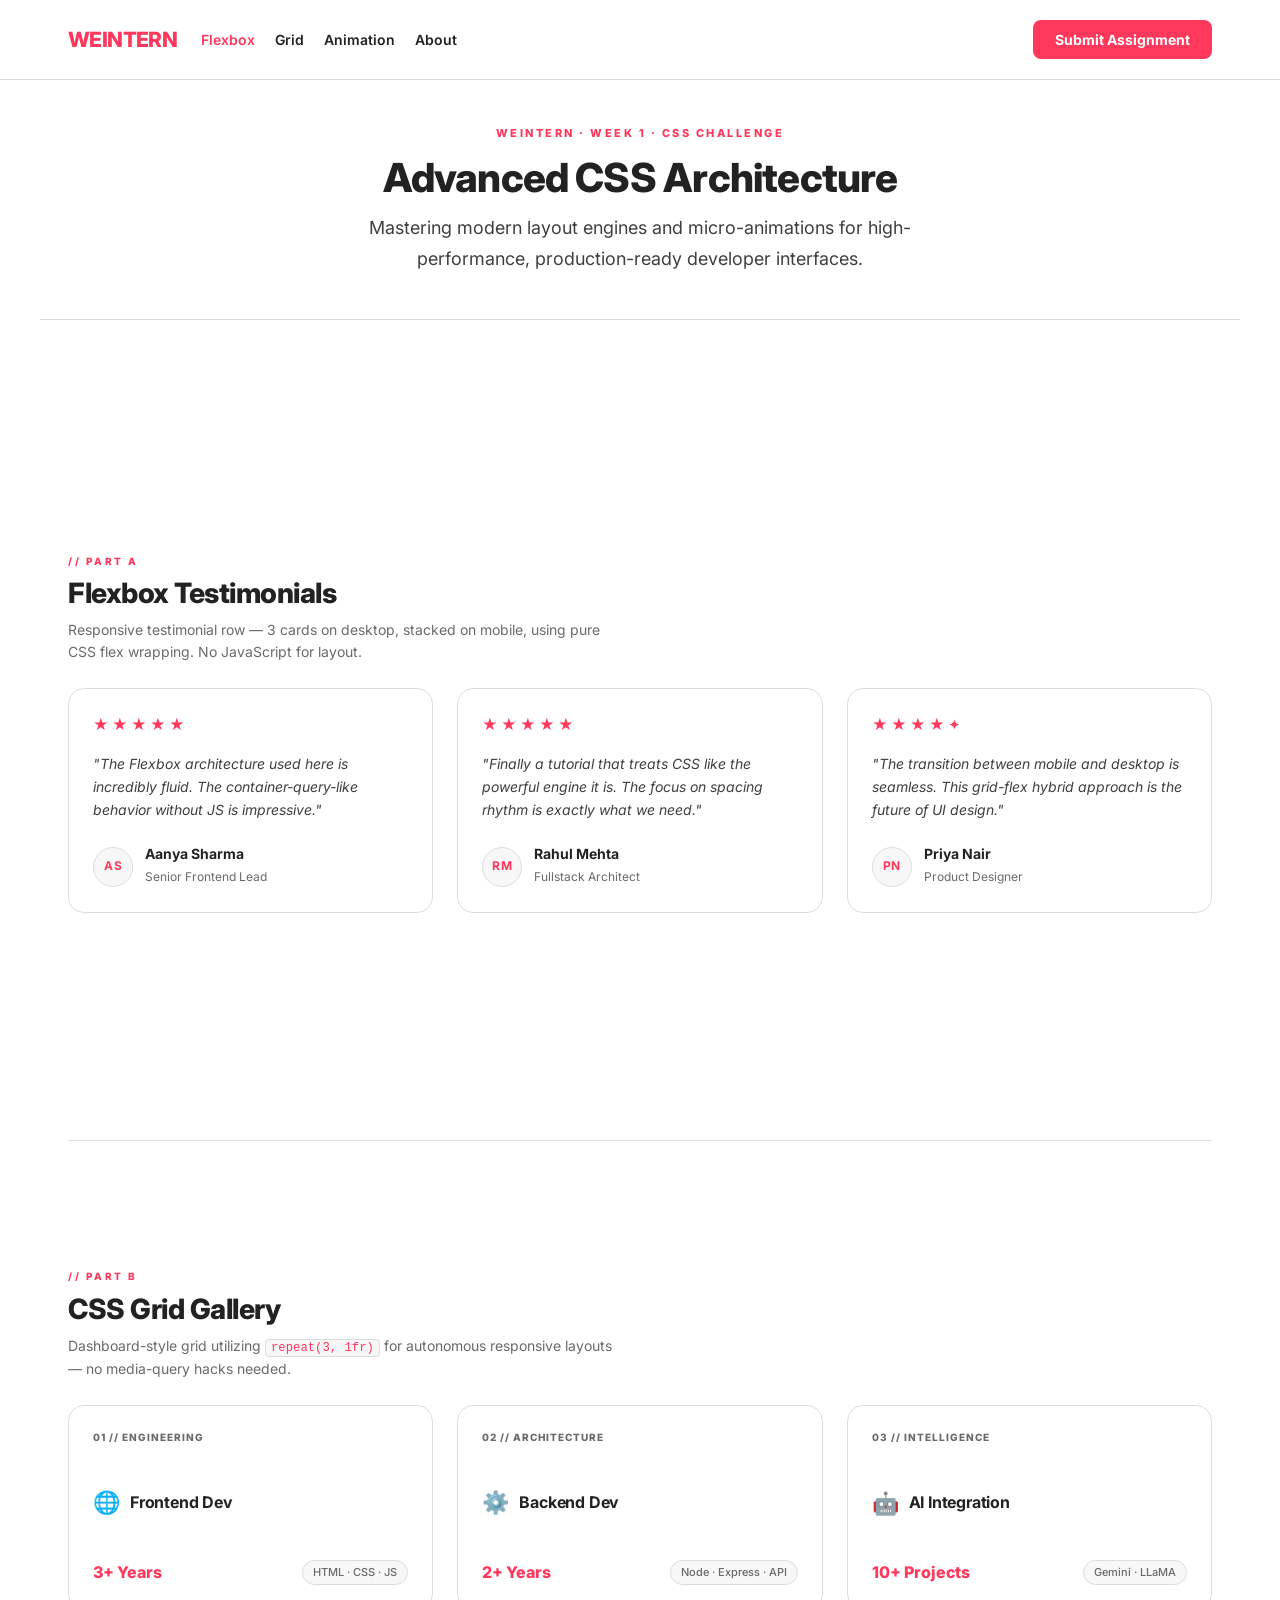
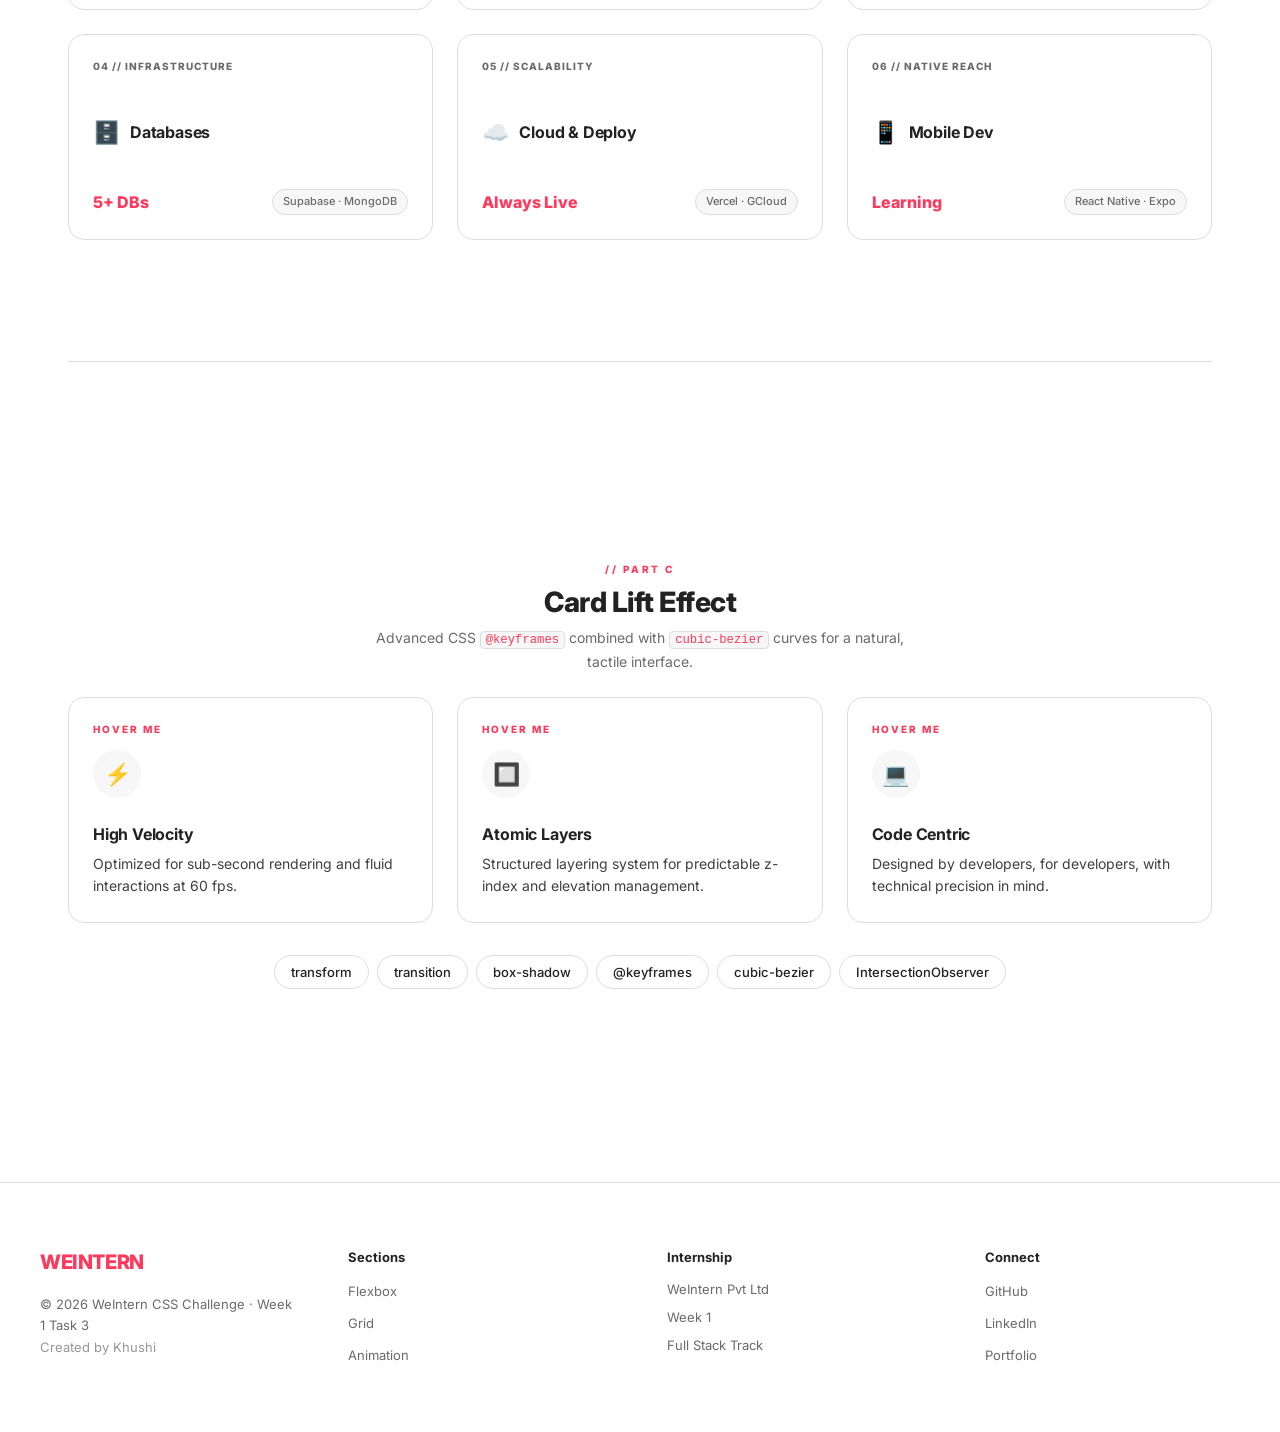
<file: css-challenge/index.html>
<!DOCTYPE html>
<html lang="en">
<head>
  <meta charset="UTF-8" />
  <meta name="viewport" content="width=device-width, initial-scale=1.0" />
  <meta name="theme-color" content="#ff385c" />

  <!-- SEO -->
  <title>WeIntern CSS Challenge — Flexbox, Grid & Animations</title>
  <meta name="description" content="WeIntern Week 1 CSS Challenge: mastering Flexbox layouts, CSS Grid, and micro-animations with an Airbnb-inspired design system." />
  <meta name="author" content="Khushi" />
  <meta name="keywords" content="CSS Challenge, Flexbox, CSS Grid, Animations, WeIntern, Frontend, Web Development" />

  <!-- Open Graph -->
  <meta property="og:title" content="WeIntern CSS Challenge" />
  <meta property="og:description" content="Flexbox, CSS Grid, and micro-animations — Week 1 CSS Challenge by Khushi." />
  <meta property="og:type" content="website" />

  <!-- Preconnect for performance -->
  <link rel="preconnect" href="https://fonts.googleapis.com" />
  <link rel="preconnect" href="https://fonts.gstatic.com" crossorigin />

  <!-- Google Fonts: Inter 400–800 -->
  <link
    href="https://fonts.googleapis.com/css2?family=Inter:wght@400;500;600;700;800&display=swap"
    rel="stylesheet"
  />

  <!-- Stylesheet -->
  <link rel="stylesheet" href="css/style.css?v=10" />

  <!-- Deferred script -->
  <script src="js/script.js?v=10" defer></script>
</head>

<body>

  <!-- ═══════════════════════════════
       NAVIGATION
  ════════════════════════════════ -->
  <header role="banner">
    <nav aria-label="Main navigation">
      <a href="#" class="logo" aria-label="WeIntern Home">WEINTERN</a>

      <!-- Desktop + mobile-drawer links -->
      <ul class="nav-links" id="nav-links" role="list">
        <li><a class="nav-link" href="#flexbox">Flexbox</a></li>
        <li><a class="nav-link" href="#grid">Grid</a></li>
        <li><a class="nav-link" href="#animation">Animation</a></li>
        <li><a class="nav-link" href="#footer">About</a></li>
        <!-- CTA inside drawer on mobile -->
        <li class="mobile-submit">
          <button class="btn-primary" id="submit-btn-mobile" aria-haspopup="dialog">
            Submit Assignment
          </button>
        </li>
      </ul>

      <!-- Desktop CTA -->
      <button
        class="btn-primary"
        id="submit-btn"
        aria-haspopup="dialog"
      >Submit Assignment</button>

      <!-- Hamburger toggle -->
      <button
        class="hamburger"
        id="hamburger"
        aria-controls="nav-links"
        aria-expanded="false"
        aria-label="Open navigation menu"
      >
        <span class="hamburger-bar"></span>
        <span class="hamburger-bar"></span>
        <span class="hamburger-bar"></span>
      </button>
    </nav>
  </header>

  <main id="main-content">

    <!-- ═══════════════════════════════
         HERO
    ════════════════════════════════ -->
    <section class="hero" aria-labelledby="hero-heading">
      <div class="hero-content">
        <p class="hero-eyebrow">WeIntern · Week 1 · CSS Challenge</p>
        <h1 id="hero-heading">Advanced CSS Architecture</h1>
        <p class="hero-sub">
          Mastering modern layout engines and micro-animations for
          high-performance, production-ready developer interfaces.
        </p>
      </div>
    </section>

    <!-- ═══════════════════════════════
         PART A — FLEXBOX
    ════════════════════════════════ -->
    <section id="flexbox" aria-labelledby="flexbox-heading">
      <header class="section-header">
        <span class="section-tag" aria-hidden="true">// Part A</span>
        <h2 id="flexbox-heading">Flexbox Testimonials</h2>
        <p>
          Responsive testimonial row — 3 cards on desktop, stacked on mobile,
          using pure CSS flex wrapping. No JavaScript for layout.
        </p>
      </header>

      <div class="flex-container reveal-container" role="list">

        <!-- Card 1 -->
        <article
          class="reveal-card testimonial-card interactive-card card-press"
          role="listitem"
          tabindex="0"
          aria-label="Testimonial by Aanya Sharma"
        >
          <div class="star-rating" aria-label="5 stars">
            <span aria-hidden="true">★</span>
            <span aria-hidden="true">★</span>
            <span aria-hidden="true">★</span>
            <span aria-hidden="true">★</span>
            <span aria-hidden="true">★</span>
          </div>
          <blockquote class="testimonial-text">
            "The Flexbox architecture used here is incredibly fluid. The
            container-query-like behavior without JS is impressive."
          </blockquote>
          <div class="user-profile">
            <div class="avatar-initials" aria-hidden="true">AS</div>
            <div class="user-info">
              <h3>Aanya Sharma</h3>
              <span>Senior Frontend Lead</span>
            </div>
          </div>
        </article>

        <!-- Card 2 -->
        <article
          class="reveal-card testimonial-card interactive-card card-press"
          role="listitem"
          tabindex="0"
          aria-label="Testimonial by Rahul Mehta"
        >
          <div class="star-rating" aria-label="5 stars">
            <span aria-hidden="true">★</span>
            <span aria-hidden="true">★</span>
            <span aria-hidden="true">★</span>
            <span aria-hidden="true">★</span>
            <span aria-hidden="true">★</span>
          </div>
          <blockquote class="testimonial-text">
            "Finally a tutorial that treats CSS like the powerful engine it is.
            The focus on spacing rhythm is exactly what we need."
          </blockquote>
          <div class="user-profile">
            <div class="avatar-initials" aria-hidden="true">RM</div>
            <div class="user-info">
              <h3>Rahul Mehta</h3>
              <span>Fullstack Architect</span>
            </div>
          </div>
        </article>

        <!-- Card 3 -->
        <article
          class="reveal-card testimonial-card interactive-card card-press"
          role="listitem"
          tabindex="0"
          aria-label="Testimonial by Priya Nair"
        >
          <div class="star-rating" aria-label="4.5 stars">
            <span aria-hidden="true">★</span>
            <span aria-hidden="true">★</span>
            <span aria-hidden="true">★</span>
            <span aria-hidden="true">★</span>
            <span aria-hidden="true">✦</span>
          </div>
          <blockquote class="testimonial-text">
            "The transition between mobile and desktop is seamless. This
            grid-flex hybrid approach is the future of UI design."
          </blockquote>
          <div class="user-profile">
            <div class="avatar-initials" aria-hidden="true">PN</div>
            <div class="user-info">
              <h3>Priya Nair</h3>
              <span>Product Designer</span>
            </div>
          </div>
        </article>

      </div>
    </section>

    <div class="divider" role="separator"><hr class="divider-line" /></div>

    <!-- ═══════════════════════════════
         PART B — CSS GRID
    ════════════════════════════════ -->
    <section id="grid" aria-labelledby="grid-heading">
      <header class="section-header">
        <span class="section-tag" aria-hidden="true">// Part B</span>
        <h2 id="grid-heading">CSS Grid Gallery</h2>
        <p>
          Dashboard-style grid utilizing <code>repeat(3, 1fr)</code> for
          autonomous responsive layouts — no media-query hacks needed.
        </p>
      </header>

      <div class="grid-container" role="list">

        <article class="grid-card interactive-card card-press" role="listitem" tabindex="0">
          <div class="grid-card-top">
            <span class="grid-category">01 // Engineering</span>
          </div>
          <div class="grid-card-middle">
            <span class="grid-icon" aria-hidden="true">🌐</span>
            <h3 class="grid-title">Frontend Dev</h3>
          </div>
          <div class="grid-card-bottom">
            <span class="grid-stat">3+ Years</span>
            <span class="grid-tag">HTML · CSS · JS</span>
          </div>
        </article>

        <article class="grid-card interactive-card card-press" role="listitem" tabindex="0">
          <div class="grid-card-top">
            <span class="grid-category">02 // Architecture</span>
          </div>
          <div class="grid-card-middle">
            <span class="grid-icon" aria-hidden="true">⚙️</span>
            <h3 class="grid-title">Backend Dev</h3>
          </div>
          <div class="grid-card-bottom">
            <span class="grid-stat">2+ Years</span>
            <span class="grid-tag">Node · Express · API</span>
          </div>
        </article>

        <article class="grid-card interactive-card card-press" role="listitem" tabindex="0">
          <div class="grid-card-top">
            <span class="grid-category">03 // Intelligence</span>
          </div>
          <div class="grid-card-middle">
            <span class="grid-icon" aria-hidden="true">🤖</span>
            <h3 class="grid-title">AI Integration</h3>
          </div>
          <div class="grid-card-bottom">
            <span class="grid-stat">10+ Projects</span>
            <span class="grid-tag">Gemini · LLaMA</span>
          </div>
        </article>

        <article class="grid-card interactive-card card-press" role="listitem" tabindex="0">
          <div class="grid-card-top">
            <span class="grid-category">04 // Infrastructure</span>
          </div>
          <div class="grid-card-middle">
            <span class="grid-icon" aria-hidden="true">🗄️</span>
            <h3 class="grid-title">Databases</h3>
          </div>
          <div class="grid-card-bottom">
            <span class="grid-stat">5+ DBs</span>
            <span class="grid-tag">Supabase · MongoDB</span>
          </div>
        </article>

        <article class="grid-card interactive-card card-press" role="listitem" tabindex="0">
          <div class="grid-card-top">
            <span class="grid-category">05 // Scalability</span>
          </div>
          <div class="grid-card-middle">
            <span class="grid-icon" aria-hidden="true">☁️</span>
            <h3 class="grid-title">Cloud &amp; Deploy</h3>
          </div>
          <div class="grid-card-bottom">
            <span class="grid-stat">Always Live</span>
            <span class="grid-tag">Vercel · GCloud</span>
          </div>
        </article>

        <article class="grid-card interactive-card card-press" role="listitem" tabindex="0">
          <div class="grid-card-top">
            <span class="grid-category">06 // Native Reach</span>
          </div>
          <div class="grid-card-middle">
            <span class="grid-icon" aria-hidden="true">📱</span>
            <h3 class="grid-title">Mobile Dev</h3>
          </div>
          <div class="grid-card-bottom">
            <span class="grid-stat">Learning</span>
            <span class="grid-tag">React Native · Expo</span>
          </div>
        </article>

      </div>
    </section>

    <div class="divider" role="separator"><hr class="divider-line" /></div>

    <!-- ═══════════════════════════════
         PART C — ANIMATION
    ════════════════════════════════ -->
    <section id="animation" aria-labelledby="animation-heading">
      <header class="section-header center-align">
        <span class="section-tag" aria-hidden="true">// Part C</span>
        <h2 id="animation-heading">Card Lift Effect</h2>
        <p class="max-w-md mx-auto">
          Advanced CSS <code>@keyframes</code> combined with
          <code>cubic-bezier</code> curves for a natural, tactile interface.
        </p>
      </header>

      <div class="animation-container reveal-container" role="list">

        <article
          class="reveal-card animation-card interactive-card card-press"
          role="listitem"
          tabindex="0"
        >
          <span class="hover-label" aria-hidden="true">Hover me</span>
          <div class="icon-wrapper" aria-hidden="true">⚡</div>
          <h3 class="card-title">High Velocity</h3>
          <p class="card-desc">
            Optimized for sub-second rendering and fluid interactions at 60 fps.
          </p>
        </article>

        <article
          class="reveal-card animation-card interactive-card card-press"
          role="listitem"
          tabindex="0"
        >
          <span class="hover-label" aria-hidden="true">Hover me</span>
          <div class="icon-wrapper" aria-hidden="true">🔲</div>
          <h3 class="card-title">Atomic Layers</h3>
          <p class="card-desc">
            Structured layering system for predictable z-index and elevation management.
          </p>
        </article>

        <article
          class="reveal-card animation-card interactive-card card-press"
          role="listitem"
          tabindex="0"
        >
          <span class="hover-label" aria-hidden="true">Hover me</span>
          <div class="icon-wrapper" aria-hidden="true">💻</div>
          <h3 class="card-title">Code Centric</h3>
          <p class="card-desc">
            Designed by developers, for developers, with technical precision in mind.
          </p>
        </article>

      </div>

      <!-- Technique pills -->
      <div class="pills-container" role="list" aria-label="CSS techniques used">
        <span class="tech-pill" role="listitem">transform</span>
        <span class="tech-pill" role="listitem">transition</span>
        <span class="tech-pill" role="listitem">box-shadow</span>
        <span class="tech-pill" role="listitem">@keyframes</span>
        <span class="tech-pill" role="listitem">cubic-bezier</span>
        <span class="tech-pill" role="listitem">IntersectionObserver</span>
      </div>
    </section>

  </main>

  <!-- ═══════════════════════════════
       FOOTER
  ════════════════════════════════ -->
  <footer id="footer" role="contentinfo">
    <div class="footer-container">

      <div class="footer-left">
        <a href="#" class="footer-logo" aria-label="WeIntern Home">WEINTERN</a>
        <p class="footer-info">
          © 2026 WeIntern CSS Challenge · Week 1 Task 3<br />
          <span class="opacity-70">Created by Khushi</span>
        </p>
      </div>

      <nav class="footer-right" aria-label="Footer navigation">
        <div class="footer-col">
          <h3>Sections</h3>
          <a class="footer-link" href="#flexbox">Flexbox</a>
          <a class="footer-link" href="#grid">Grid</a>
          <a class="footer-link" href="#animation">Animation</a>
        </div>
        <div class="footer-col">
          <h3>Internship</h3>
          <span class="footer-text">WeIntern Pvt Ltd</span>
          <span class="footer-text">Week 1</span>
          <span class="footer-text">Full Stack Track</span>
        </div>
        <div class="footer-col">
          <h3>Connect</h3>
          <a class="footer-link" href="https://github.com/khushi897920-lang" target="_blank" rel="noopener noreferrer">GitHub</a>
          <a class="footer-link" href="https://www.linkedin.com/in/khushii-singh01" target="_blank" rel="noopener noreferrer">LinkedIn</a>
          <a class="footer-link" href="#" rel="noopener noreferrer">Portfolio</a>
        </div>
      </nav>

    </div>
  </footer>

  <!-- ═══════════════════════════════
       SUBMISSION MODAL (injected by JS)
  ════════════════════════════════ -->

</body>
</html>
</file>
<file: css-challenge/css/style.css>
/* ════════════════════════════════════════════════════════════════════
   WeIntern CSS Challenge — Production Stylesheet v10
   Design Language: Airbnb-inspired · Pink Accent · Inter Typography
   ════════════════════════════════════════════════════════════════════ */

/* ── DESIGN TOKENS ─────────────────────────────────────────────────── */
:root {
  /* Brand */
  --color-primary:        #ff385c;
  --color-primary-hover:  #e0294d;
  --color-primary-light:  rgba(255, 56, 92, 0.08);
  --color-primary-ring:   rgba(255, 56, 92, 0.4);

  /* Surface */
  --color-bg:             #ffffff;
  --color-surface:        #ffffff;
  --color-surface-2:      #f7f7f7;
  --color-surface-3:      #f0f0f0;

  /* Text */
  --color-text:           #222222;
  --color-text-2:         #3f3f3f;
  --color-text-muted:     #6a6a6a;
  --color-text-xmuted:    #9a9a9a;

  /* Borders */
  --color-border:         #dddddd;
  --color-border-soft:    #ebebeb;

  /* Shadows */
  --shadow-sm:            0 1px 3px rgba(0,0,0,0.06), 0 2px 6px rgba(0,0,0,0.04);
  --shadow-md:            0 4px 16px rgba(0,0,0,0.07), 0 8px 24px rgba(0,0,0,0.05);
  --shadow-lg:            0 8px 32px rgba(0,0,0,0.10), 0 16px 48px rgba(0,0,0,0.07);
  --shadow-modal:         0 2px 8px rgba(0,0,0,0.04),
                          0 8px 24px rgba(0,0,0,0.10),
                          0 32px 64px rgba(0,0,0,0.18);

  /* Typography */
  --font:                 'Inter', -apple-system, BlinkMacSystemFont, 'Segoe UI',
                          Roboto, Helvetica, Arial, sans-serif;

  /* Spacing scale */
  --s-1:   4px;
  --s-2:   8px;
  --s-3:  12px;
  --s-4:  16px;
  --s-5:  20px;
  --s-6:  24px;
  --s-8:  32px;
  --s-10: 40px;
  --s-12: 48px;
  --s-16: 64px;

  /* Layout */
  --nav-h:          80px;
  --container:      1200px;
  --gutter:         28px;
  --gutter-mobile:  20px;
  --radius-sm:       8px;
  --radius-md:      12px;
  --radius-lg:      16px;
  --radius-xl:      20px;
  --radius-full:  9999px;

  /* Motion */
  --ease-out-expo:  cubic-bezier(0.16, 1, 0.3, 1);
  --ease-standard:  cubic-bezier(0.4, 0, 0.2, 1);
  --duration-fast:  150ms;
  --duration-base:  250ms;
  --duration-slow:  400ms;
}

/* ── RESET ──────────────────────────────────────────────────────────── */
*,
*::before,
*::after {
  box-sizing: border-box;
  margin: 0;
  padding: 0;
}

html {
  scroll-behavior: smooth;
  -webkit-text-size-adjust: 100%;
  text-size-adjust: 100%;
}

body {
  font-family: var(--font);
  background-color: var(--color-bg);
  color: var(--color-text);
  line-height: 1.55;
  font-size: 16px;
  overflow-x: hidden;
  -webkit-font-smoothing: antialiased;
  -moz-osx-font-smoothing: grayscale;
}

ul[role="list"],
ol[role="list"] {
  list-style: none;
}

img,
svg {
  display: block;
  max-width: 100%;
}

button,
input,
select,
textarea {
  font: inherit;
}

/* Screenreader only helper */
.sr-only {
  position: absolute;
  width: 1px;
  height: 1px;
  padding: 0;
  margin: -1px;
  overflow: hidden;
  clip: rect(0,0,0,0);
  white-space: nowrap;
  border-width: 0;
}

/* Skip link */
.skip-link {
  position: absolute;
  top: -100%;
  left: var(--s-6);
  background: var(--color-primary);
  color: #fff;
  padding: var(--s-2) var(--s-6);
  border-radius: var(--radius-sm);
  font-size: 14px;
  font-weight: 600;
  z-index: 200;
  text-decoration: none;
  transition: top var(--duration-fast) ease;
}
.skip-link:focus { top: var(--s-6); }

/* Scrollbar */
html::-webkit-scrollbar         { width: 6px; }
html::-webkit-scrollbar-track   { background: #f1f1f1; }
html::-webkit-scrollbar-thumb   { background: #d0d0d0; border-radius: var(--radius-full); }
html::-webkit-scrollbar-thumb:hover { background: #b8b8b8; }

/* ── CODE INLINE ────────────────────────────────────────────────────── */
code {
  font-family: 'SF Mono', 'Fira Code', 'Fira Mono', 'Roboto Mono', monospace;
  font-size: 0.875em;
  background: var(--color-surface-2);
  border: 1px solid var(--color-border);
  border-radius: 4px;
  padding: 1px 5px;
  color: var(--color-primary);
}

/* ════════════════════════════════════════════════════════════════════
   NAVIGATION
   ════════════════════════════════════════════════════════════════════ */
header:not(.section-header) {
  position: fixed;
  inset-block-start: 0;
  inset-inline: 0;
  height: var(--nav-h);
  z-index: 100;
  background-color: rgba(255, 255, 255, 0.92);
  backdrop-filter: blur(12px) saturate(180%);
  -webkit-backdrop-filter: blur(12px) saturate(180%);
  border-bottom: 1px solid var(--color-border);
}

header:not(.section-header) nav {
  height: 100%;
  display: flex;
  align-items: center;
  justify-content: space-between;
  gap: var(--s-6);
  padding-inline: var(--gutter);
  max-width: var(--container);
  margin-inline: auto;
}

/* Logo */
.logo {
  font-size: 21px;
  font-weight: 800;
  color: var(--color-primary);
  letter-spacing: -0.6px;
  text-decoration: none;
  flex-shrink: 0;
  line-height: 1;
}

.logo:focus-visible { outline: 2px solid var(--color-primary); outline-offset: 4px; border-radius: 4px; }

/* Nav list */
.nav-links {
  display: flex;
  align-items: center;
  gap: var(--s-5);
  list-style: none;
  flex: 1;
}

.nav-link {
  color: var(--color-text);
  font-size: 14px;
  font-weight: 600;
  text-decoration: none;
  padding-block: 4px;
  position: relative;
  white-space: nowrap;
  transition: color var(--duration-fast) ease;
}

/* Animated underline */
.nav-link::after {
  content: '';
  position: absolute;
  bottom: -2px;
  left: 0;
  width: 0;
  height: 2px;
  background: var(--color-primary);
  border-radius: var(--radius-full);
  transition: width var(--duration-base) var(--ease-out-expo);
}

.nav-link:hover              { color: var(--color-primary); }
.nav-link:hover::after       { width: 100%; }
.nav-link:focus-visible      { outline: 2px solid var(--color-primary); outline-offset: 4px; border-radius: 4px; }

/* CTA Button */
.btn-primary {
  display: inline-flex;
  align-items: center;
  justify-content: center;
  gap: var(--s-2);
  background-color: var(--color-primary);
  color: #ffffff;
  border: none;
  padding: 10px 22px;
  font-size: 14px;
  font-weight: 700;
  line-height: 1.4;
  border-radius: var(--radius-sm);
  cursor: pointer;
  white-space: nowrap;
  flex-shrink: 0;
  text-decoration: none;
  transition:
    background-color var(--duration-fast) ease,
    box-shadow var(--duration-base) ease,
    transform var(--duration-fast) ease;
}

.btn-primary:hover  {
  background-color: var(--color-primary-hover);
  box-shadow: 0 4px 14px rgba(255, 56, 92, 0.35);
}
.btn-primary:active { transform: scale(0.97); }
.btn-primary:focus-visible {
  outline: 2px solid var(--color-primary);
  outline-offset: 3px;
}

/* Hamburger */
.hamburger {
  display: none;
  flex-direction: column;
  justify-content: center;
  align-items: center;
  gap: 5px;
  width: 40px;
  height: 40px;
  background: none;
  border: 1.5px solid var(--color-border);
  border-radius: var(--radius-sm);
  cursor: pointer;
  flex-shrink: 0;
  padding: 0;
  transition: background-color var(--duration-fast) ease;
}

.hamburger:hover            { background-color: var(--color-surface-2); }
.hamburger:focus-visible    { outline: 2px solid var(--color-primary); outline-offset: 2px; }

.hamburger-bar {
  display: block;
  width: 18px;
  height: 2px;
  background-color: var(--color-text);
  border-radius: var(--radius-full);
  transform-origin: center;
  transition:
    transform var(--duration-base) var(--ease-out-expo),
    opacity var(--duration-fast) ease;
}

/* Open state transforms the bars into ✕ */
.hamburger[aria-expanded="true"] .hamburger-bar:nth-child(1) {
  transform: translateY(7px) rotate(45deg);
}
.hamburger[aria-expanded="true"] .hamburger-bar:nth-child(2) {
  opacity: 0;
  transform: scaleX(0);
}
.hamburger[aria-expanded="true"] .hamburger-bar:nth-child(3) {
  transform: translateY(-7px) rotate(-45deg);
}

/* Mobile submit in nav drawer (hidden on desktop) */
.mobile-submit { display: none; }

/* ════════════════════════════════════════════════════════════════════
   HERO
   ════════════════════════════════════════════════════════════════════ */
.hero {
  display: flex;
  flex-direction: column;
  align-items: center;
  justify-content: center;
  text-align: center;
  padding: var(--s-10) var(--gutter);
  border-bottom: 1px solid var(--color-border);
  background-color: var(--color-surface);
  margin-block-start: var(--nav-h);
  min-height: 240px;
}

.hero-content {
  max-width: 680px;
  width: 100%;
}

.hero-eyebrow {
  font-size: 11px;
  font-weight: 800;
  color: var(--color-primary);
  letter-spacing: 2.5px;
  text-transform: uppercase;
  margin-bottom: var(--s-3);
}

.hero h1 {
  font-size: clamp(26px, 4.5vw, 40px);
  font-weight: 800;
  line-height: 1.18;
  color: var(--color-text);
  letter-spacing: -0.8px;
  margin-bottom: var(--s-3);
}

.hero-sub {
  font-size: clamp(15px, 2vw, 18px);
  line-height: 1.7;
  color: var(--color-text-2);
  max-width: 560px;
  margin-inline: auto;
}

/* ════════════════════════════════════════════════════════════════════
   SECTION BASE
   ════════════════════════════════════════════════════════════════════ */
section {
  max-width: var(--container);
  width: 100%;
  margin-inline: auto;
  padding: var(--s-12) var(--gutter);
  scroll-margin-top: var(--nav-h);
}

section:not(.hero) {
  min-height: calc(100vh - var(--nav-h));
  display: flex;
  flex-direction: column;
  justify-content: center;
}

/* Divider */
.divider {
  max-width: var(--container);
  margin-inline: auto;
  padding-inline: var(--gutter);
}

.divider-line {
  border: none;
  border-top: 1px solid var(--color-border);
}

/* Section header */
.section-header {
  margin-bottom: var(--s-6);
}

.section-header.center-align { text-align: center; }

.section-tag {
  display: inline-block;
  font-size: 10px;
  font-weight: 800;
  color: var(--color-primary);
  letter-spacing: 2.5px;
  text-transform: uppercase;
  margin-bottom: var(--s-2);
}

.section-header h2 {
  font-size: clamp(20px, 2.8vw, 28px);
  font-weight: 800;
  line-height: 1.2;
  letter-spacing: -0.5px;
  color: var(--color-text);
  margin-bottom: var(--s-2);
}

.section-header p {
  font-size: 14px;
  line-height: 1.6;
  color: var(--color-text-muted);
  max-width: 560px;
}

.max-w-md { max-width: 32rem; }
.mx-auto  { margin-inline: auto; }

/* ════════════════════════════════════════════════════════════════════
   FLEXBOX — Testimonial Cards
   ════════════════════════════════════════════════════════════════════ */
.flex-container {
  display: flex;
  flex-wrap: wrap;
  gap: var(--s-6);
}

.testimonial-card {
  flex: 1 1 260px;
  min-width: 260px;
  background-color: var(--color-surface);
  padding: var(--s-6);
  border: 1px solid var(--color-border);
  border-radius: var(--radius-lg);
  cursor: pointer;
  display: flex;
  flex-direction: column;
  position: relative;
  overflow: hidden;
  transition:
    transform var(--duration-base) var(--ease-out-expo),
    box-shadow var(--duration-base) var(--ease-out-expo),
    border-color var(--duration-base) ease;
}

.testimonial-card:hover {
  transform: translateY(-5px);
  box-shadow: var(--shadow-lg);
  border-color: var(--color-border-soft);
}

.testimonial-card:focus-visible {
  outline: 2px solid var(--color-primary);
  outline-offset: 2px;
}

.star-rating {
  display: flex;
  gap: 2px;
  font-size: 15px;
  color: var(--color-primary);
  margin-bottom: var(--s-4);
  letter-spacing: 1px;
}

.testimonial-text {
  flex: 1;
  font-size: 14px;
  line-height: 1.65;
  color: var(--color-text-2);
  font-style: italic;
  margin-bottom: var(--s-6);
  quotes: "\201C" "\201D";
}

.user-profile {
  display: flex;
  align-items: center;
  gap: var(--s-3);
  margin-top: auto;
}

.avatar-initials {
  width: 40px;
  height: 40px;
  min-width: 40px;
  border-radius: 50%;
  background-color: var(--color-surface-2);
  border: 1.5px solid var(--color-border);
  display: flex;
  align-items: center;
  justify-content: center;
  font-size: 12px;
  font-weight: 700;
  color: var(--color-primary);
  letter-spacing: 0.5px;
}

.user-info h3 {
  font-size: 14px;
  font-weight: 700;
  color: var(--color-text);
  line-height: 1.3;
}

.user-info span {
  font-size: 12px;
  color: var(--color-text-muted);
  line-height: 1.3;
}

/* ════════════════════════════════════════════════════════════════════
   CSS GRID — Dashboard Cards
   ════════════════════════════════════════════════════════════════════ */
.grid-container {
  display: grid;
  grid-template-columns: repeat(3, 1fr);
  gap: var(--s-6);
}

.grid-card {
  display: flex;
  flex-direction: column;
  justify-content: space-between;
  padding: var(--s-6);
  aspect-ratio: 16 / 9;
  background-color: var(--color-surface);
  border: 1px solid var(--color-border);
  border-radius: var(--radius-lg);
  cursor: pointer;
  position: relative;
  overflow: hidden;
  transition:
    transform var(--duration-base) var(--ease-out-expo),
    box-shadow var(--duration-base) var(--ease-out-expo),
    border-color var(--duration-base) ease;
}

.grid-card:hover {
  transform: translateY(-5px);
  box-shadow: var(--shadow-lg);
  border-color: var(--color-border-soft);
}

.grid-card:focus-visible {
  outline: 2px solid var(--color-primary);
  outline-offset: 2px;
}

.grid-card-top {
  display: flex;
  justify-content: space-between;
  align-items: flex-start;
}

.grid-category {
  font-size: 10px;
  font-weight: 800;
  color: var(--color-text-muted);
  text-transform: uppercase;
  letter-spacing: 1px;
}

.grid-card-middle {
  display: flex;
  align-items: center;
  gap: 10px;
}

.grid-icon {
  font-size: 22px;
  line-height: 1;
  flex-shrink: 0;
}

.grid-title {
  font-size: 16px;
  font-weight: 700;
  color: var(--color-text);
  letter-spacing: -0.2px;
}

.grid-card-bottom {
  display: flex;
  justify-content: space-between;
  align-items: center;
  gap: var(--s-2);
}

.grid-stat {
  font-size: 16px;
  font-weight: 800;
  color: var(--color-primary);
}

.grid-tag {
  background-color: var(--color-surface-2);
  border: 1px solid var(--color-border);
  border-radius: var(--radius-full);
  padding: 3px 10px;
  font-size: 11px;
  font-weight: 500;
  color: var(--color-text-muted);
  white-space: nowrap;
}

/* ════════════════════════════════════════════════════════════════════
   ANIMATION — Card Lift Section
   ════════════════════════════════════════════════════════════════════ */
.animation-container {
  display: grid;
  grid-template-columns: repeat(3, 1fr);
  gap: var(--s-6);
}

.animation-card {
  background-color: var(--color-surface);
  padding: var(--s-6);
  border: 1px solid var(--color-border);
  border-radius: var(--radius-lg);
  cursor: pointer;
  transition:
    transform var(--duration-slow) var(--ease-out-expo),
    box-shadow var(--duration-slow) var(--ease-out-expo),
    border-color var(--duration-base) ease;
}

.animation-card:hover {
  transform: translateY(-6px);
  box-shadow: var(--shadow-lg);
  border-color: var(--color-border-soft);
}

.animation-card:focus-visible {
  outline: 2px solid var(--color-primary);
  outline-offset: 2px;
}

.hover-label {
  display: block;
  font-size: 10px;
  font-weight: 800;
  color: var(--color-primary);
  letter-spacing: 2px;
  text-transform: uppercase;
  margin-bottom: var(--s-3);
}

.icon-wrapper {
  width: 48px;
  height: 48px;
  background-color: var(--color-surface-2);
  border-radius: 50%;
  display: flex;
  align-items: center;
  justify-content: center;
  font-size: 22px;
  margin-bottom: var(--s-6);
  transition:
    background-color var(--duration-base) var(--ease-out-expo),
    transform var(--duration-base) var(--ease-out-expo);
}

.animation-card:hover .icon-wrapper {
  background-color: var(--color-primary-light);
  transform: scale(1.1);
}

.card-title {
  font-size: 16px;
  font-weight: 700;
  color: var(--color-text);
  margin-bottom: 6px;
  letter-spacing: -0.2px;
}

.card-desc {
  font-size: 14px;
  color: var(--color-text-2);
  line-height: 1.6;
}

/* Tech pills */
.pills-container {
  display: flex;
  flex-wrap: wrap;
  gap: var(--s-2);
  justify-content: center;
  margin-top: var(--s-8);
}

.tech-pill {
  padding: 6px 16px;
  background-color: var(--color-surface);
  color: var(--color-text);
  border: 1.5px solid var(--color-border);
  border-radius: var(--radius-full);
  font-size: 13px;
  font-weight: 500;
  cursor: pointer;
  white-space: nowrap;
  transition:
    border-color var(--duration-base) ease,
    background-color var(--duration-base) ease,
    color var(--duration-base) ease;
}

.tech-pill:hover {
  border-color: var(--color-primary);
  color: var(--color-primary);
  background-color: var(--color-primary-light);
}

.tech-pill:focus-visible {
  outline: 2px solid var(--color-primary);
  outline-offset: 2px;
}

/* ════════════════════════════════════════════════════════════════════
   SCROLL REVEAL ANIMATION
   ════════════════════════════════════════════════════════════════════ */
@keyframes cardEntrance {
  from { opacity: 0; transform: translateY(18px); }
  to   { opacity: 1; transform: translateY(0); }
}

.reveal-card {
  opacity: 0;
}

.in-view .reveal-card {
  animation: cardEntrance 0.55s var(--ease-out-expo) forwards;
}

/* Staggered delays */
.reveal-container .reveal-card:nth-child(1) { animation-delay:  80ms; }
.reveal-container .reveal-card:nth-child(2) { animation-delay: 160ms; }
.reveal-container .reveal-card:nth-child(3) { animation-delay: 240ms; }
.reveal-container .reveal-card:nth-child(4) { animation-delay: 300ms; }
.reveal-container .reveal-card:nth-child(5) { animation-delay: 360ms; }
.reveal-container .reveal-card:nth-child(6) { animation-delay: 420ms; }

/* ── Ripple ── */
.ripple {
  position: absolute;
  background: rgba(255, 56, 92, 0.12);
  border-radius: 50%;
  transform: scale(0);
  animation: rippleEffect 0.6s linear;
  pointer-events: none;
}

@keyframes rippleEffect {
  to { transform: scale(4); opacity: 0; }
}

/* ── Press state ── */
.card-press { transition: transform 0.15s ease, box-shadow 0.15s ease; }
.card-pressed { transform: scale(0.98) !important; }

/* ════════════════════════════════════════════════════════════════════
   FOOTER
   ════════════════════════════════════════════════════════════════════ */
footer {
  background-color: var(--color-surface);
  border-top: 1px solid var(--color-border);
  padding: var(--s-16) var(--gutter);
}

.footer-container {
  display: flex;
  justify-content: space-between;
  align-items: flex-start;
  max-width: var(--container);
  margin-inline: auto;
  gap: var(--s-12);
}

.footer-left {
  display: flex;
  flex-direction: column;
  gap: var(--s-4);
  flex-shrink: 0;
  max-width: 260px;
}

.footer-logo {
  font-size: 20px;
  font-weight: 800;
  color: var(--color-primary);
  text-decoration: none;
  letter-spacing: -0.4px;
}

.footer-logo:focus-visible { outline: 2px solid var(--color-primary); outline-offset: 3px; border-radius: 3px; }

.footer-info {
  font-size: 13px;
  line-height: 1.65;
  color: var(--color-text-muted);
}

.footer-info .opacity-70 { opacity: 0.7; }

.footer-right {
  display: grid;
  grid-template-columns: repeat(3, 1fr);
  gap: var(--s-16);
  flex: 1;
}

.footer-col {
  display: flex;
  flex-direction: column;
  gap: var(--s-2);
}

.footer-col h3 {
  font-size: 13px;
  font-weight: 700;
  color: var(--color-text);
  margin-bottom: var(--s-1);
}

.footer-link {
  color: var(--color-text-muted);
  text-decoration: none;
  font-size: 13px;
  line-height: 1.55;
  padding-block: 2px;
  transition: color var(--duration-fast) ease;
}

.footer-link:hover           { color: var(--color-primary); text-decoration: underline; }
.footer-link:focus-visible   { outline: 2px solid var(--color-primary); outline-offset: 3px; border-radius: 3px; }

.footer-text {
  color: var(--color-text-muted);
  font-size: 13px;
  line-height: 1.55;
}

/* ════════════════════════════════════════════════════════════════════
   RESPONSIVE — TABLET  ≤ 768px
   ════════════════════════════════════════════════════════════════════ */
@media (max-width: 768px) {
  /* Nav */
  header:not(.section-header) nav {
    padding-inline: var(--gutter-mobile);
    gap: var(--s-3);
  }

  .hamburger {
    display: flex;
  }

  /* Hide desktop CTA */
  #submit-btn {
    display: none !important;
  }

  /* Nav drawer */
  .nav-links {
    display: none;
    flex-direction: column;
    align-items: stretch;
    gap: 0;
    position: absolute;
    top: var(--nav-h);
    left: 0;
    width: 100%;
    background-color: var(--color-surface);
    border-bottom: 1px solid var(--color-border);
    padding: var(--s-4) var(--gutter-mobile) var(--s-6);
    box-shadow: var(--shadow-md);
    z-index: 99;
  }

  .nav-links.open { display: flex; }

  .nav-links li {
    border-bottom: 1px solid var(--color-border-soft);
  }

  .nav-links li:last-child { border-bottom: none; }

  .nav-link {
    display: flex;
    align-items: center;
    padding: var(--s-3) 0;
    min-height: 44px;
    width: 100%;
  }

  .nav-link::after { display: none; }

  /* Mobile CTA inside drawer */
  .mobile-submit {
    display: flex;
    margin-top: var(--s-4);
  }

  .mobile-submit .btn-primary {
    width: 100%;
  }

  /* Hero */
  .hero {
    padding: var(--s-8) var(--gutter-mobile);
    min-height: auto;
  }

  /* Sections */
  section {
    padding: var(--s-8) var(--gutter-mobile);
  }

  section:not(.hero) {
    min-height: auto;
    display: block;
  }

  /* Flexbox: stack */
  .flex-container {
    flex-direction: column;
    gap: var(--s-4);
  }

  .testimonial-card {
    flex: none;
    width: 100%;
    min-width: 0;
  }

  /* Grid: 2 cols */
  .grid-container {
    grid-template-columns: repeat(2, 1fr);
    gap: var(--s-4);
  }

  /* Animation: 1 col */
  .animation-container {
    grid-template-columns: 1fr;
    gap: var(--s-4);
  }

  /* Footer */
  .footer-container {
    flex-direction: column;
    gap: var(--s-8);
  }

  .footer-left {
    max-width: 100%;
    text-align: center;
    align-items: center;
  }

  .footer-right {
    grid-template-columns: repeat(3, 1fr);
    gap: var(--s-6);
    width: 100%;
  }

  .footer-col {
    text-align: center;
    align-items: center;
  }

  /* Touch targets */
  .btn-primary,
  .footer-link {
    min-height: 44px;
  }
}

/* ════════════════════════════════════════════════════════════════════
   RESPONSIVE — MOBILE ≤ 480px
   ════════════════════════════════════════════════════════════════════ */
@media (max-width: 480px) {
  .logo { font-size: 19px; }

  .hero { padding: var(--s-6) var(--gutter-mobile); }

  section { padding: var(--s-6) var(--gutter-mobile); }

  .section-header h2 { font-size: 20px; }

  /* Grid: 1 col */
  .grid-container {
    grid-template-columns: 1fr;
    gap: var(--s-4);
  }

  .grid-card {
    aspect-ratio: auto;
    min-height: 148px;
  }

  /* Footer: 1 col */
  .footer-right {
    grid-template-columns: 1fr;
    gap: var(--s-6);
  }

  .pills-container { gap: 6px; margin-top: var(--s-6); }

  .tech-pill { font-size: 12px; padding: 5px 12px; }

  footer { padding: var(--s-10) var(--gutter-mobile); }
}

/* ════════════════════════════════════════════════════════════════════
   RESPONSIVE — SMALL MOBILE ≤ 375px
   ════════════════════════════════════════════════════════════════════ */
@media (max-width: 375px) {
  .hero h1    { font-size: 22px; }
  .hero-sub   { font-size: 14px; }

  .testimonial-card,
  .animation-card {
    padding: var(--s-4);
  }

  .grid-card {
    padding: var(--s-4);
    min-height: 130px;
  }
}

/* ════════════════════════════════════════════════════════════════════
   SUBMISSION MODAL
   ════════════════════════════════════════════════════════════════════ */
body.modal-open { overflow: hidden; }

.modal-overlay {
  position: fixed;
  inset: 0;
  background-color: rgba(0, 0, 0, 0.45);
  display: flex;
  align-items: center;
  justify-content: center;
  padding: var(--s-6);
  z-index: 1000;
  opacity: 0;
  transition: opacity 0.2s ease;
}

.modal-overlay.show { opacity: 1; }

.modal-card {
  background: #ffffff;
  border-radius: var(--radius-xl);
  width: 100%;
  max-width: 460px;
  padding: var(--s-10);
  position: relative;
  box-shadow: var(--shadow-modal);
  transform: translateY(24px) scale(0.98);
  opacity: 0;
  transition:
    transform 0.35s var(--ease-out-expo) 0.05s,
    opacity 0.3s ease 0.05s;
}

.modal-overlay.show .modal-card {
  transform: translateY(0) scale(1);
  opacity: 1;
}

/* Close button */
.modal-close {
  position: absolute;
  top: 16px;
  right: 16px;
  width: 32px;
  height: 32px;
  border-radius: 50%;
  background: var(--color-surface-2);
  border: 1px solid var(--color-border);
  font-size: 14px;
  color: var(--color-text);
  cursor: pointer;
  display: flex;
  align-items: center;
  justify-content: center;
  transition: background-color var(--duration-fast) ease;
  line-height: 1;
}

.modal-close:hover         { background-color: var(--color-surface-3); }
.modal-close:focus-visible { outline: 2px solid var(--color-primary); outline-offset: 2px; }

.modal-content { display: flex; flex-direction: column; }

.modal-badge-wrapper { margin-bottom: var(--s-5); }

.modal-badge {
  background: var(--color-surface-2);
  border: 1px solid var(--color-border);
  border-radius: var(--radius-full);
  padding: 5px 14px;
  font-size: 11px;
  font-weight: 600;
  color: var(--color-text-muted);
  display: inline-block;
}

.modal-heading {
  font-size: 26px;
  font-weight: 800;
  color: var(--color-text);
  line-height: 1.2;
  margin-bottom: var(--s-2);
  letter-spacing: -0.4px;
}

.modal-subtext {
  font-size: 15px;
  color: var(--color-text-2);
  line-height: 1.6;
  margin-bottom: var(--s-5);
}

.modal-divider {
  height: 1px;
  background-color: var(--color-border);
  margin-block: var(--s-5);
}

.modal-details { display: flex; flex-direction: column; }

.details-row {
  display: flex;
  justify-content: space-between;
  align-items: center;
  padding-block: 11px;
  border-bottom: 1px solid var(--color-border-soft);
}

.details-row:last-child { border-bottom: none; }

.details-label {
  font-size: 14px;
  font-weight: 500;
  color: var(--color-text-muted);
}

.details-value {
  font-size: 14px;
  font-weight: 600;
  color: var(--color-text);
}

.details-status-pill {
  background: #fff8f9;
  border: 1px solid #ffc9d3;
  border-radius: var(--radius-full);
  padding: 3px 12px;
  font-size: 12px;
  font-weight: 700;
  color: var(--color-primary);
  display: inline-block;
}

.modal-buttons {
  display: flex;
  gap: var(--s-3);
}

.btn-modal-secondary {
  flex: 1;
  height: 48px;
  background: #ffffff;
  border: 1.5px solid var(--color-text);
  border-radius: var(--radius-sm);
  font-size: 14px;
  font-weight: 600;
  color: var(--color-text);
  cursor: pointer;
  display: flex;
  align-items: center;
  justify-content: center;
  transition: background-color var(--duration-fast) ease;
}

.btn-modal-secondary:hover         { background: var(--color-surface-2); }
.btn-modal-secondary:focus-visible { outline: 2px solid var(--color-primary); outline-offset: 2px; }

.btn-modal-primary {
  flex: 1;
  height: 48px;
  background: var(--color-primary);
  border: none;
  border-radius: var(--radius-sm);
  font-size: 14px;
  font-weight: 700;
  color: #ffffff;
  cursor: pointer;
  display: flex;
  align-items: center;
  justify-content: center;
  transition:
    background-color var(--duration-fast) ease,
    transform var(--duration-fast) ease;
}

.btn-modal-primary:hover         { background: var(--color-primary-hover); }
.btn-modal-primary:active        { transform: scale(0.97); }
.btn-modal-primary:focus-visible { outline: 2px solid var(--color-primary); outline-offset: 2px; }

.modal-legal {
  font-size: 12px;
  color: var(--color-text-xmuted);
  text-align: center;
  margin-top: var(--s-4);
  line-height: 1.45;
}

/* Modal responsive */
@media (max-width: 480px) {
  .modal-card    { padding: var(--s-6); border-radius: var(--radius-lg); }
  .modal-heading { font-size: 22px; }

  .modal-buttons {
    flex-direction: column;
    gap: var(--s-2);
  }
}

/* ════════════════════════════════════════════════════════════════════
   REDUCED MOTION SUPPORT
   ════════════════════════════════════════════════════════════════════ */
@media (prefers-reduced-motion: reduce) {
  *,
  *::before,
  *::after {
    animation-duration: 0.01ms !important;
    animation-iteration-count: 1 !important;
    transition-duration: 0.01ms !important;
    scroll-behavior: auto !important;
  }
}
</file>
